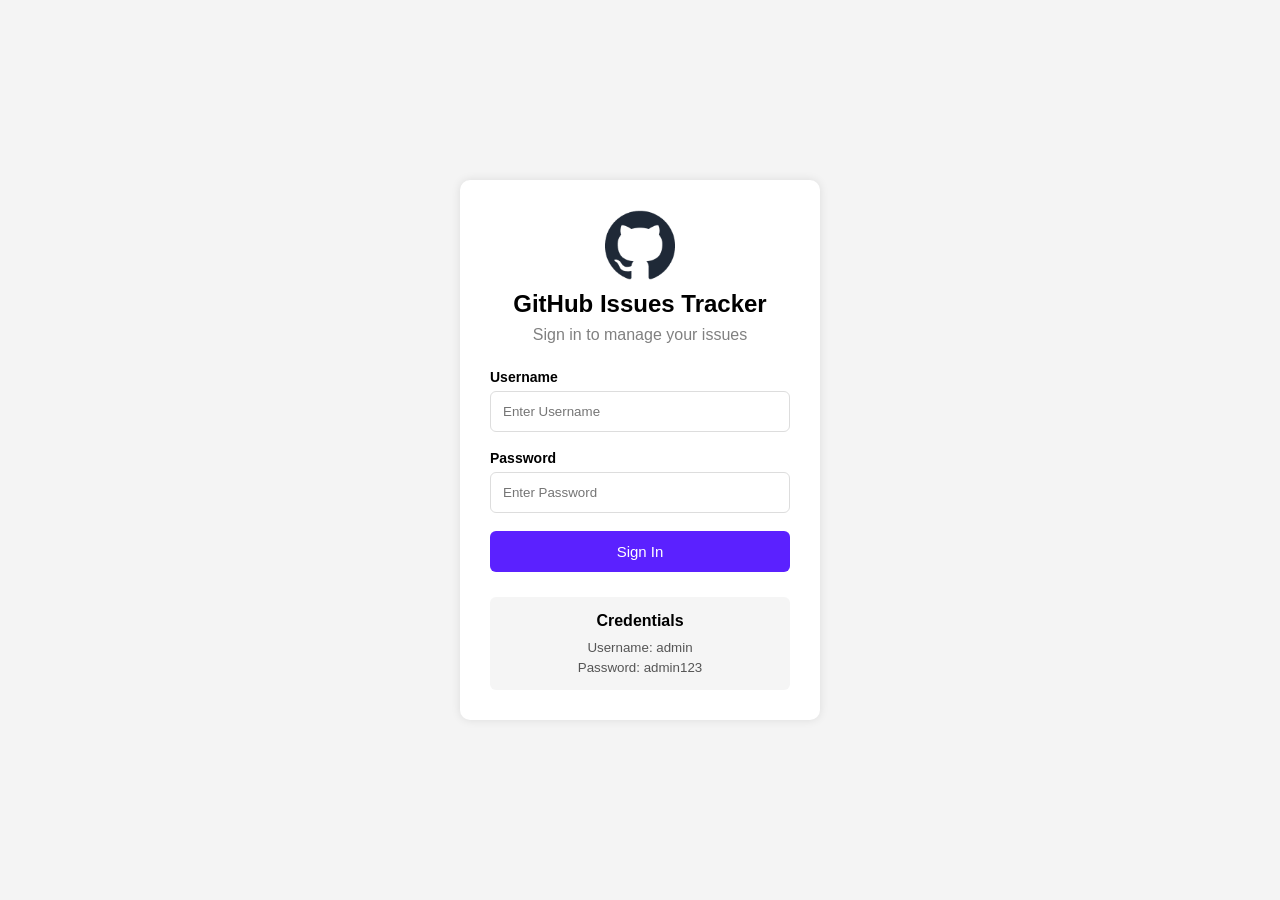
<file: index.html>
<!doctype html>
<html lang="en">
  <head>
    <meta charset="UTF-8" />
    <meta name="viewport" content="width=device-width, initial-scale=1.0" />

    <title>GitHub Issues Tracker</title>

    <link rel="stylesheet" href="./css/style.css" />
    <link rel="stylesheet" href="./css/login.css" />
  </head>
  <body>
    <div class="login-container">
      <!-- Logo -->
      <div class="logo">
        <img src="./assets/github-logo.png" alt="GitHub Logo" />
      </div>

      <!-- Title -->
      <h1>GitHub Issues Tracker</h1>

      <!-- Subtitle -->
      <p class="subtitle">Sign in to manage your issues</p>

      <!-- Form -->
      <form id="loginForm">
        <div class="input-group">
          <label>Username</label>

          <input type="text" id="username" placeholder="Enter Username" />
        </div>

        <div class="input-group">
          <label>Password</label>

          <input type="password" id="password" placeholder="Enter Password" />
        </div>

        <button type="submit">Sign In</button>
      </form>

      <!-- Demo Credentials -->
      <div class="demo-box">
        <p class="demo-title">Credentials</p>

        <small>Username: admin</small>
        <small>Password: admin123</small>
      </div>
    </div>

    <script src="./js/login.js"></script>
  </body>
</html>
</file>
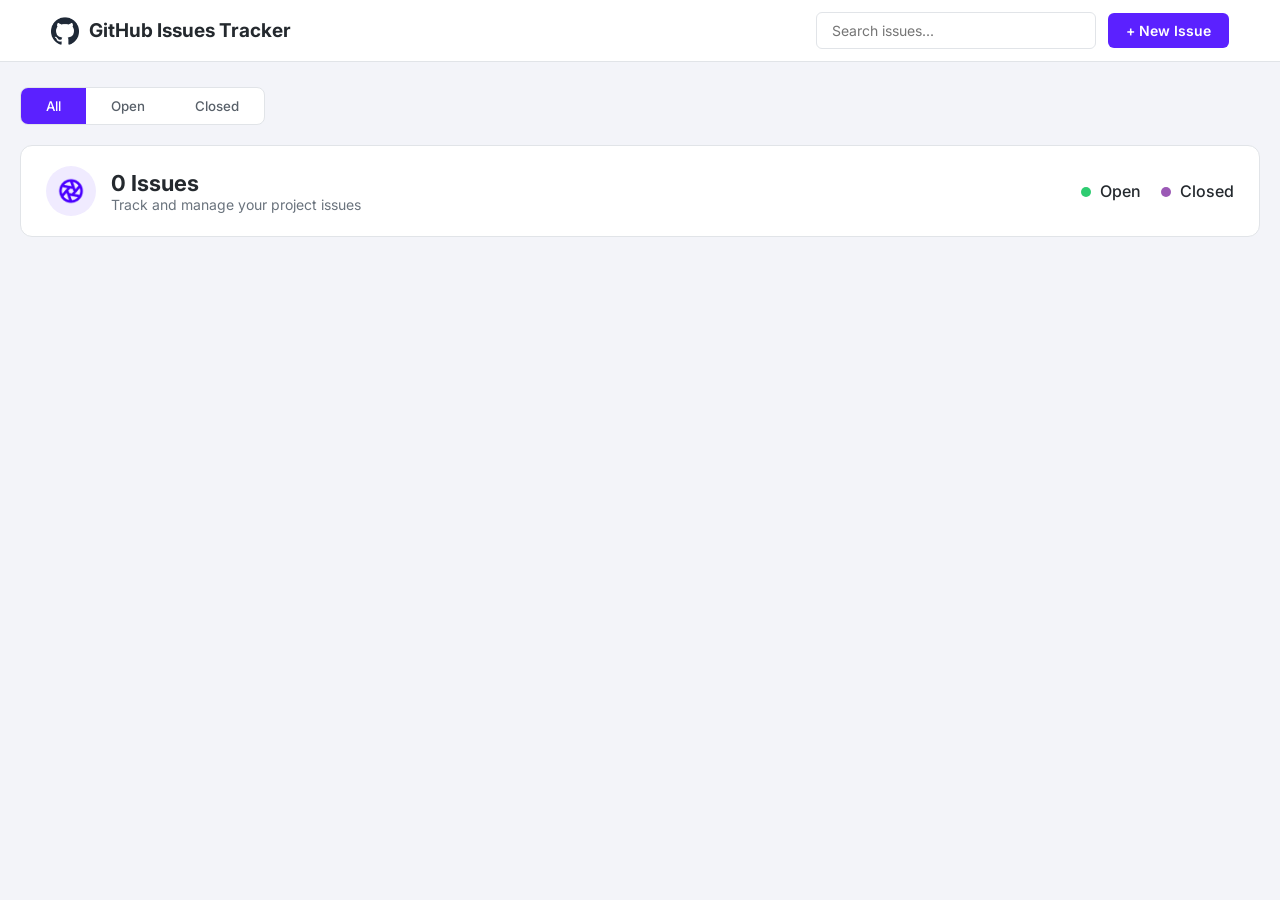
<file: issues.html>
<!doctype html>
<html lang="en">
  <head>
    <meta charset="UTF-8" />
    <meta name="viewport" content="width=device-width, initial-scale=1.0" />
    <title>GitHub Issues Tracker</title>
    <link
      href="https://fonts.googleapis.com/css2?family=Inter:wght@400;500;600;700&display=swap"
      rel="stylesheet"
    />
    <link rel="stylesheet" href="./css/issues.css" />
  </head>
  <body>
    <nav class="navbar">
      <div class="nav-left">
        <img src="./assets/github-logo.png" alt="Github Logo" />
        <h2>GitHub Issues Tracker</h2>
      </div>
      <div class="nav-right">
        <div class="search-box">
          <input type="text" id="searchInput" placeholder="Search issues..." />
        </div>
        <button class="new-issue-btn">+ New Issue</button>
      </div>
    </nav>

    <main class="container">
      <div class="tabs">
        <button class="tab-btn active" data-status="all">All</button>
        <button class="tab-btn" data-status="open">Open</button>
        <button class="tab-btn" data-status="closed">Closed</button>
      </div>

      <div class="issues-top">
        <div class="left-info">
          <div class="header-with-icon">
            <div class="icon-wrapper">
              <img src="./assets/Aperture.png" alt="Aperture" />
            </div>
            <div class="text-content">
              <span class="issue-count">0 Issues</span>
              <p>Track and manage your project issues</p>
            </div>
          </div>
        </div>
        <div class="right-info">
          <div class="status-indicator">
            <span class="dot open-dot"></span> Open
          </div>
          <div class="status-indicator">
            <span class="dot closed-dot"></span> Closed
          </div>
        </div>
      </div>

      <div id="loader" class="loader"></div>

      <div id="issuesContainer" class="issues-grid"></div>
    </main>

    <div id="modal" class="modal hidden">
      <div class="modal-content">
        <div id="modalBody"></div>
      </div>
    </div>

    <script src="./js/issues.js"></script>
  </body>
</html>
</file>
<file: css/style.css>
* {
  margin: 0;
  padding: 0;
  box-sizing: border-box;
}

body {
  font-family: Arial, Helvetica, sans-serif;
}
</file>
<file: css/login.css>
body {
  background: #f4f4f4;
  min-height: 100vh;

  display: flex;
  justify-content: center;
  align-items: center;
}

.login-container {
  width: 360px;

  background: white;

  padding: 30px;

  border-radius: 10px;

  box-shadow: 0 0 10px rgba(0, 0, 0, 0.1);
}



.logo {
  display: flex;
  justify-content: center;
  margin-bottom: 10px;
}

.logo img {
  width: 70px;
  height: 70px;
  object-fit: contain;
}

/* Title */

h1 {
  text-align: center;
  font-size: 24px;
  margin-bottom: 8px;
}

.subtitle {
  text-align: center;
  color: gray;
  margin-bottom: 25px;
}

/* Form */

form {
  display: flex;
  flex-direction: column;
  gap: 18px;
}

.input-group {
  display: flex;
  flex-direction: column;
  gap: 6px;
}

label {
  font-size: 14px;
  font-weight: 600;
}

input {
  padding: 12px;

  border: 1px solid #ddd;

  border-radius: 6px;

  outline: none;
}

input:focus {
  border-color: #5b21ff;
}

/* Button */

button {
  padding: 12px;

  border: none;

  background: #5b21ff;

  color: white;

  border-radius: 6px;

  cursor: pointer;

  font-size: 15px;

  transition: 0.3s;
}

button:hover {
  background: #4318c7;
}

/* Demo Box */

.demo-box {
  margin-top: 25px;

  background: #f5f5f5;

  padding: 15px;

  border-radius: 6px;

  text-align: center;
}

.demo-title {
  font-weight: bold;
  margin-bottom: 10px;
  color: black;
}

.demo-box small {
  display: block;
  margin-top: 5px;
  color: #555;
}
</file>
<file: css/issues.css>
/* --- Global Reset --- */
* {
  margin: 0;
  padding: 0;
  box-sizing: border-box;
  font-family: "Inter", sans-serif;
}

body {
  background: #f3f4f9;
  color: #24292e;
}

/* --- Navbar --- */
.navbar {
  background: white;
  padding: 12px 4%;
  display: flex;
  justify-content: space-between;
  align-items: center;
  border-bottom: 1px solid #e1e4e8;
  position: sticky;
  top: 0;
  z-index: 1000;
}

.nav-left {
  display: flex;
  align-items: center;
  gap: 10px;
}
.nav-left img {
  width: 28px;
}
.nav-left h2 {
  font-size: 19px;
  font-weight: 700;
}

.nav-right {
  display: flex;
  align-items: center;
  gap: 12px;
}
.search-box input {
  padding: 9px 15px;
  border: 1px solid #e1e4e8;
  border-radius: 6px;
  width: 280px;
  font-size: 14px;
  outline: none;
  background: #ffffff;
}

.new-issue-btn {
  background: #5b21ff;
  color: white;
  padding: 9px 18px;
  border: none;
  border-radius: 6px;
  font-size: 14px;
  font-weight: 600;
  cursor: pointer;
}

/* --- Container & Tabs --- */
.container {
  max-width: 1400px;
  margin: 25px auto;
  padding: 0 20px;
}
.tabs {
  display: flex;
  margin-bottom: 20px;
  background: white;
  width: fit-content;
  border: 1px solid #e1e4e8;
  border-radius: 8px;
  overflow: hidden;
}
.tab-btn {
  padding: 10px 25px;
  border: none;
  background: transparent;
  cursor: pointer;
  font-weight: 500;
  color: #586069;
}
.tab-btn.active {
  background: #5b21ff;
  color: white;
}

/* --- Issues Top Section  --- */
.issues-top {
  background: white;
  padding: 20px 25px;
  border-radius: 12px;
  border: 1px solid #e1e4e8;
  display: flex;
  justify-content: space-between;
  align-items: center;
  margin-bottom: 25px;
}
.header-with-icon {
  display: flex;
  align-items: center;
  gap: 15px;
}
.icon-wrapper {
  background: #f0ebff;
  width: 50px;
  height: 50px;
  border-radius: 50%;
  display: flex;
  justify-content: center;
  align-items: center;
}
.icon-wrapper img {
  width: 28px;
}
.issue-count {
  font-size: 22px;
  font-weight: 700;
}
.text-content p {
  color: #6a737d;
  font-size: 14px;
}
.right-info {
  display: flex;
  gap: 20px;
  font-weight: 500;
}
.dot {
  width: 10px;
  height: 10px;
  border-radius: 50%;
  display: inline-block;
  margin-right: 5px;
}
.open-dot {
  background: #2ecc71;
}
.closed-dot {
  background: #9b59b6;
}

/* --- Issues Grid  --- */
.issues-grid {
  display: grid;
  grid-template-columns: repeat(4, 1fr);
  gap: 20px;
}

.issue-card {
  background: white;
  padding: 20px;
  border-radius: 12px;
  border: 1px solid #e1e4e8;
  cursor: pointer;
  transition: 0.2s;
  display: flex;
  flex-direction: column;
}
.issue-card:hover {
  transform: translateY(-4px);
  box-shadow: 0 8px 16px rgba(0, 0, 0, 0.05);
}

/* Status Borders */
.issue-card.open {
  border-top: 5px solid #2ecc71;
}
.issue-card.closed {
  border-top: 5px solid #9b59b6;
}

.card-header {
  display: flex;
  justify-content: space-between;
  align-items: center;
  margin-bottom: 15px;
}
.status-img {
  width: 22px;
  height: 22px;
}

.badge-priority {
  font-size: 10px;
  font-weight: 800;
  padding: 3px 10px;
  border-radius: 4px;
  text-transform: uppercase;
}
.high {
  background: #fff0f0;
  color: #ff4d4d;
  border: 1px solid #ff4d4d;
}
.medium {
  background: #fff9eb;
  color: #f39c12;
  border: 1px solid #f39c12;
}
.low {
  background: #f4f4f4;
  color: #6a737d;
  border: 1px solid #ddd;
}

.issue-card h3 {
  font-size: 16px;
  margin-bottom: 10px;
  color: #24292e;
  line-height: 1.4;
}
.issue-card p {
  font-size: 13px;
  color: #586069;
  margin-bottom: 15px;
  flex-grow: 1;
}

.tags {
  display: flex;
  gap: 8px;
  margin-bottom: 15px;
}
.tag {
  font-size: 11px;
  font-weight: 700;
  padding: 4px 8px;
  border-radius: 4px;
}
.tag-bug {
  background: #ffebeb;
  color: #e74c3c;
  border: 1px solid #e74c3c;
}
.tag-help {
  background: #fef9e7;
  color: #d4a017;
  border: 1px solid #f1c40f;
}

/* Card Footer */
.card-footer {
  margin-top: auto;
  padding-top: 15px;
  border-top: 1px solid #f6f8fa;
  font-size: 12px;
  color: #888;
}
.card-footer b {
  color: #444;
}

/* --- Popup--- */
.modal {
  position: fixed;
  top: 0;
  left: 0;
  width: 100%;
  height: 100%;
  background: rgba(0, 0, 0, 0.4);
  display: flex;
  justify-content: center;
  align-items: center;
  z-index: 2000;
}
.hidden {
  display: none;
}
.modal-content {
  background: white;
  width: 90%;
  max-width: 600px;
  padding: 30px;
  border-radius: 15px;
  box-shadow: 0 10px 30px rgba(0, 0, 0, 0.1);
}
.modal-content h2 {
  font-size: 22px;
  margin-bottom: 12px;
}
.modal-status-bar {
  display: flex;
  align-items: center;
  gap: 10px;
  margin-bottom: 20px;
  font-size: 13px;
}
.status-badge {
  padding: 4px 12px;
  border-radius: 20px;
  color: white;
  font-weight: 600;
  font-size: 11px;
}
.status-badge.open {
  background: #2ecc71;
}
.status-badge.closed {
  background: #9b59b6;
}

.info-box {
  background: #f8f9fa;
  padding: 15px;
  border-radius: 10px;
  display: flex;
  justify-content: space-between;
  margin: 20px 0;
}
.info-item span {
  display: block;
  font-size: 12px;
  color: #888;
  margin-bottom: 4px;
}
.close-modal-btn {
  background: #5b21ff;
  color: white;
  padding: 10px 25px;
  border: none;
  border-radius: 8px;
  font-weight: 600;
  cursor: pointer;
  float: right;
}

/* --- Loader --- */
.loader {
  width: 40px;
  height: 40px;
  border: 4px solid #f3f3f3;
  border-top: 4px solid #5b21ff;
  border-radius: 50%;
  animation: spin 1s linear infinite;
  margin: 50px auto;
  display: none;
}
@keyframes spin {
  100% {
    transform: rotate(360deg);
  }
}
</file>
